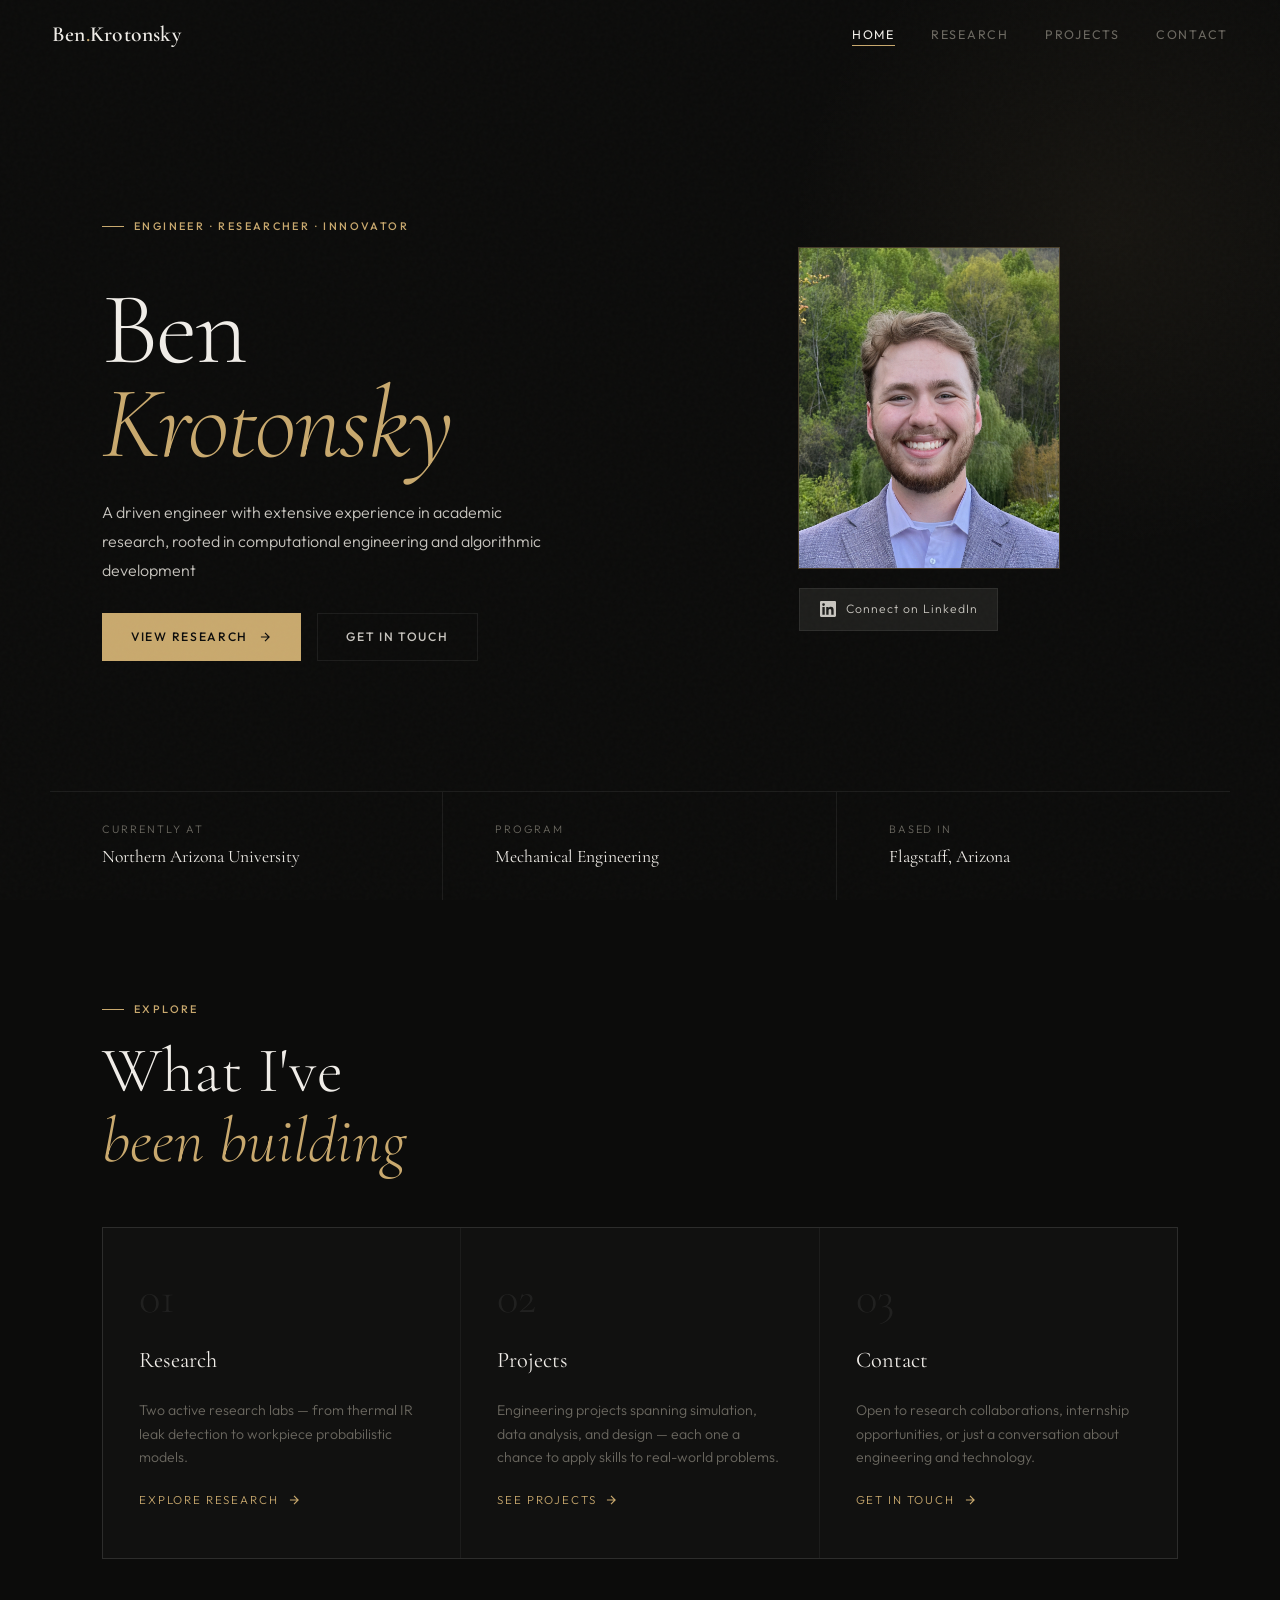
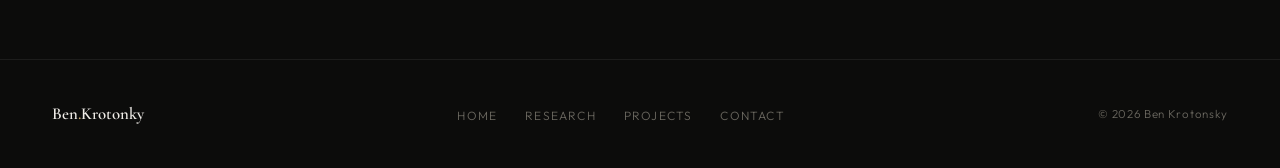
<file: index.html>
<!DOCTYPE html>
<html lang="en">
<head>
  <meta charset="UTF-8" />
  <meta name="viewport" content="width=device-width, initial-scale=1.0" />
  <title>Ben Krotonsky — Portfolio</title>
  <meta name="description" content="Innovator." />
  <link rel="stylesheet" href="css/style.css" />
</head>
<body>

<!-- ── NAV ─────────────────────────────────────────────────────── -->
<nav>
  <a href="index.html" class="nav-logo">Ben<span>.</span>Krotonsky</a>
  <ul class="nav-links">
    <li><a href="index.html">Home</a></li>
    <li><a href="research.html">Research</a></li>
    <li><a href="projects.html">Projects</a></li>
    <li><a href="contact.html">Contact</a></li>
  </ul>
</nav>

<!-- ── HERO ────────────────────────────────────────────────────── -->
<section class="hero">

  <div class="hero-inner">

    <!-- Left -->
    <div class="hero-left">
      <div class="hero-anim">
        <span class="label">Engineer · Researcher · Innovator</span>
      </div>

      <h1 class="hero-name hero-anim">
        Ben<br /><em>Krotonsky</em>
      </h1>

      <p class="hero-tagline hero-anim">
        A driven engineer with extensive experience in academic research, 
        rooted in computational engineering and algorithmic development
      </p>

      <div class="hero-ctas hero-anim">
        <a href="research.html" class="btn btn-gold">
          View Research
          <svg class="arrow" viewBox="0 0 24 24" fill="none" stroke="currentColor" stroke-width="2">
            <path d="M5 12h14M12 5l7 7-7 7"/>
          </svg>
        </a>
        <a href="contact.html" class="btn">Get in Touch</a>
      </div>
    </div>

    <!-- Right: profile + LinkedIn -->
    <div class="hero-right hero-anim">
      <div>
        <!-- Profile picture frame -->
        <div class="profile-frame" style="margin-bottom: 20px;">
          <img class="profile-img" src="images/profile.png" alt="Ben Krotonsky"> 
          <!-- <div class="img-placeholder" style="min-height:320px;">
            <svg width="40" height="40" viewBox="0 0 24 24" fill="none" stroke="currentColor" stroke-width="1">
              <circle cx="12" cy="8" r="4"/><path d="M4 20c0-4 3.6-7 8-7s8 3 8 7"/>
            </svg>
            <span>Profile Photo</span>
          </div> -->
        </div>

        <!-- LinkedIn badge -->
        <!-- REPLACE href with your LinkedIn URL -->
        <a href="https://www.linkedin.com/in/ben-krotonsky" target="_blank" rel="noopener" class="linkedin-pill">
          <svg viewBox="0 0 24 24" fill="currentColor">
            <path d="M20.447 20.452h-3.554v-5.569c0-1.328-.027-3.037-1.852-3.037-1.853
            0-2.136 1.445-2.136 2.939v5.667H9.351V9h3.414v1.561h.046c.477-.9
            1.637-1.85 3.37-1.85 3.601 0 4.267 2.37 4.267 5.455v6.286zM5.337
            7.433a2.062 2.062 0 01-2.063-2.065 2.064 2.064 0 112.063 2.065zm1.782
            13.019H3.555V9h3.564v11.452zM22.225 0H1.771C.792 0 0 .774 0
            1.729v20.542C0 23.227.792 24 1.771 24h20.451C23.2 24 24 23.227 24
            22.271V1.729C24 .774 23.2 0 22.222 0h.003z"/>
          </svg>
          Connect on LinkedIn
        </a>
      </div>
    </div>

  </div>

  <!-- Stat bar -->
  <div class="hero-bar">
    <div class="hero-bar-item">
      <span class="hero-bar-label">Currently At</span>
      <span class="hero-bar-value">Northern Arizona University</span>
    </div>
    <div class="hero-bar-item">
      <span class="hero-bar-label">Program</span>
      <span class="hero-bar-value">Mechanical Engineering</span>
    </div>
    <div class="hero-bar-item">
      <span class="hero-bar-label">Based In</span>
      <span class="hero-bar-value">Flagstaff, Arizona</span>
    </div>
  </div>

</section>

<!-- ── Quick navigation cards ──────────────────────────────────── -->
<section class="home-cards">
  <div class="reveal" style="margin-bottom: 52px;">
    <span class="label">Explore</span>
    <h2 class="display-lg" style="margin-top: 12px;">
      What I've<br /><em style="color:var(--gold);">been building</em>
    </h2>
  </div>

  <div class="home-cards-grid">

    <div class="home-card reveal" data-href="research.html">
      <span class="home-card-num">01</span>
      <h3>Research</h3>
      <p>Two active research labs — from thermal IR leak detection to workpiece probabilistic models.</p>
      <span class="home-card-link">
        Explore Research
        <svg width="14" height="14" viewBox="0 0 24 24" fill="none" stroke="currentColor" stroke-width="2">
          <path d="M5 12h14M12 5l7 7-7 7"/>
        </svg>
      </span>
    </div>

    <div class="home-card reveal reveal-delay-1" data-href="projects.html">
      <span class="home-card-num">02</span>
      <h3>Projects</h3>
      <p>Engineering projects spanning simulation, data analysis, and design — each one a chance to apply skills to real-world problems.</p>
      <span class="home-card-link">
        See Projects
        <svg width="14" height="14" viewBox="0 0 24 24" fill="none" stroke="currentColor" stroke-width="2">
          <path d="M5 12h14M12 5l7 7-7 7"/>
        </svg>
      </span>
    </div>

    <div class="home-card reveal reveal-delay-2" data-href="contact.html">
      <span class="home-card-num">03</span>
      <h3>Contact</h3>
      <p>Open to research collaborations, internship opportunities, or just a conversation about engineering and technology.</p>
      <span class="home-card-link">
        Get in Touch
        <svg width="14" height="14" viewBox="0 0 24 24" fill="none" stroke="currentColor" stroke-width="2">
          <path d="M5 12h14M12 5l7 7-7 7"/>
        </svg>
      </span>
    </div>

  </div>
</section>

<!-- ── FOOTER ───────────────────────────────────────────────────── -->
<footer>
  <span class="footer-logo">Ben<span style="color:var(--gold)">.</span>Krotonky</span>
  <ul class="footer-links">
    <li><a href="index.html">Home</a></li>
    <li><a href="research.html">Research</a></li>
    <li><a href="projects.html">Projects</a></li>
    <li><a href="contact.html">Contact</a></li>
  </ul>
  <span class="footer-copy">© <span class="current-year"></span> Ben Krotonsky</span>
</footer>

<script src="js/main.js"></script>
</body>
</html>
</file>
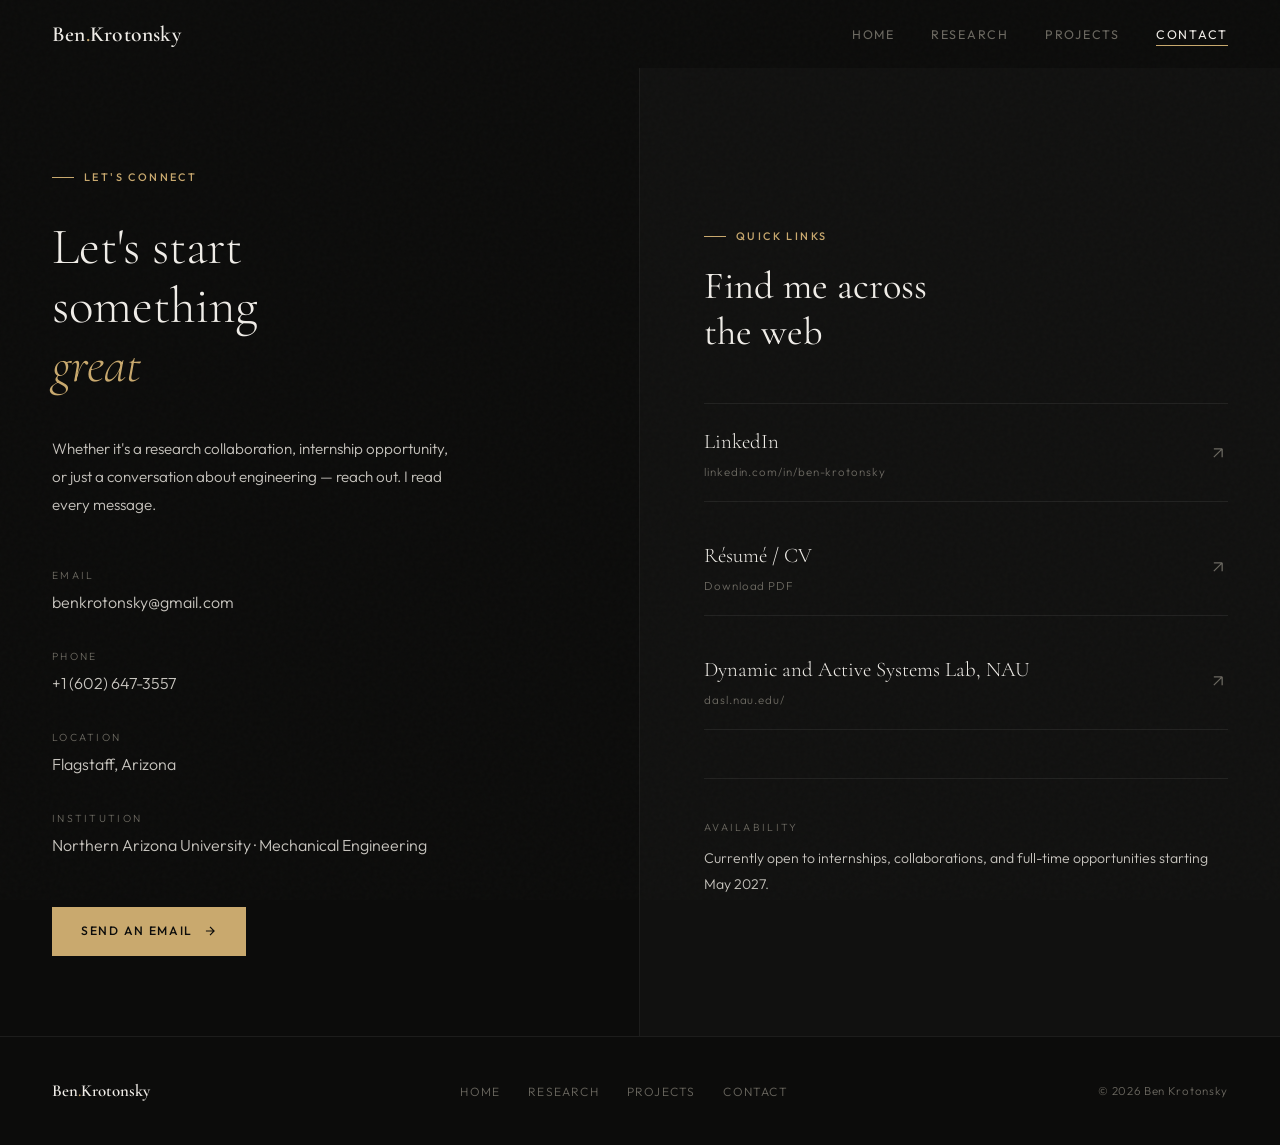
<file: contact.html>
<!DOCTYPE html>
<html lang="en">
<head>
  <meta charset="UTF-8" />
  <meta name="viewport" content="width=device-width, initial-scale=1.0" />
  <title>Contact — Ben Krotonsky</title>
  <link rel="stylesheet" href="css/style.css" />
</head>
<body>

<!-- ── NAV ─────────────────────────────────────────────────────── -->
<nav>
  <a href="index.html" class="nav-logo">Ben<span>.</span>Krotonsky</a>
  <ul class="nav-links">
    <li><a href="index.html">Home</a></li>
    <li><a href="research.html">Research</a></li>
    <li><a href="projects.html">Projects</a></li>
    <li><a href="contact.html">Contact</a></li>
  </ul>
</nav>

<!-- ── CONTACT LAYOUT ──────────────────────────────────────────── -->
<div class="contact-layout">

  <!-- Left: intro & direct contact -->
  <div class="contact-left">
    <div>
      <div class="hero-anim"><span class="label">Let's Connect</span></div>
      <h1 class="contact-cta-text hero-anim">
        Let's start<br />something<br /><em style="color:var(--gold);">great</em>
      </h1>
      <p class="body-text hero-anim" style="max-width:400px; margin-bottom: 48px;">
        Whether it's a research collaboration, internship opportunity, or just a
        conversation about engineering — reach out. I read every message.
      </p>

      <!-- Direct contact details -->
      <div class="contact-items hero-anim">
        <div>
          <p class="contact-item-label">Email</p>
          <!-- REPLACE with your email -->
          <a href="mailto:benkrotonsky@gmail.com" class="contact-item-value">
            benkrotonsky@gmail.com
          </a>
        </div>
        <div>
          <p class="contact-item-label">Phone</p>
          <!-- REPLACE with your phone number -->
          <a href="tel:+16026473557" class="contact-item-value">
            +1 (602) 647-3557
          </a>
        </div>
        <div>
          <p class="contact-item-label">Location</p>
          <span class="contact-item-value" style="cursor:default;">Flagstaff, Arizona</span>
        </div>
        <div>
          <p class="contact-item-label">Institution</p>
          <span class="contact-item-value" style="cursor:default;">Northern Arizona University · Mechanical Engineering</span>
        </div>
      </div>
    </div>

    <!-- Send email CTA -->
    <div class="hero-anim" style="margin-top:48px;">
      <!-- REPLACE with your email -->
      <a href="mailto:benkrotonsky@gmail.com" class="btn btn-gold">
        Send an Email
        <svg class="arrow" viewBox="0 0 24 24" fill="none" stroke="currentColor" stroke-width="2">
          <path d="M5 12h14M12 5l7 7-7 7"/>
        </svg>
      </a>
    </div>
  </div>

  <!-- Right: links panel -->
  <div class="contact-right">

    <div class="hero-anim">
      <span class="label">Quick Links</span>
      <h2 class="display-md" style="margin-top:12px; color:var(--white);">
        Find me across<br />the web
      </h2>
    </div>

    <div class="contact-links-list hero-anim">

      <!-- LinkedIn -->
      <!-- REPLACE href with your LinkedIn URL -->
      <a href="https://www.linkedin.com/in/ben-krotonsky" target="_blank" rel="noopener" class="contact-link-row">
        <div>
          <p class="contact-link-name">LinkedIn</p>
          <p class="contact-link-sub">linkedin.com/in/ben-krotonsky</p>
        </div>
        <svg class="contact-link-arrow" width="20" height="20" viewBox="0 0 24 24" fill="none" stroke="currentColor" stroke-width="1.5">
          <path d="M7 17L17 7M17 7H7M17 7v10"/>
        </svg>
      </a>

      <!-- Resume / CV -->
      <!-- REPLACE href with your resume path: files/resume.pdf -->
      <a href="files/resume.pdf" target="_blank" rel="noopener" class="contact-link-row">
        <div>
          <p class="contact-link-name">Résumé / CV</p>
          <p class="contact-link-sub">Download PDF</p>
        </div>
        <svg class="contact-link-arrow" width="20" height="20" viewBox="0 0 24 24" fill="none" stroke="currentColor" stroke-width="1.5">
          <path d="M7 17L17 7M17 7H7M17 7v10"/>
        </svg>
      </a>

      <!-- University / Lab (optional extra link) -->
      <a href="https://dasl.nau.edu/" target="_blank" rel="noopener" class="contact-link-row">
        <div>
          <p class="contact-link-name">Dynamic and Active Systems Lab, NAU</p>
          <!-- REPLACE with your university profile URL if you have one -->
          <p class="contact-link-sub">dasl.nau.edu/</p>
        </div>
        <svg class="contact-link-arrow" width="20" height="20" viewBox="0 0 24 24" fill="none" stroke="currentColor" stroke-width="1.5">
          <path d="M7 17L17 7M17 7H7M17 7v10"/>
        </svg>
      </a>

    </div>

    <!-- Availability note -->
    <div class="hero-anim" style="padding-top: 40px; border-top: 1px solid var(--border);">
      <p class="contact-item-label" style="margin-bottom:8px;">Availability</p>
      <p class="body-text" style="font-size:0.88rem;">
        Currently open to internships, collaborations, and full-time
        opportunities starting May 2027.
      </p>
    </div>

  </div>

</div>

<!-- ── FOOTER ───────────────────────────────────────────────────── -->
<footer>
  <span class="footer-logo">Ben<span style="color:var(--gold)">.</span>Krotonsky</span>
  <ul class="footer-links">
    <li><a href="index.html">Home</a></li>
    <li><a href="research.html">Research</a></li>
    <li><a href="projects.html">Projects</a></li>
    <li><a href="contact.html">Contact</a></li>
  </ul>
  <span class="footer-copy">© <span class="current-year"></span> Ben Krotonsky</span>
</footer>

<script src="js/main.js"></script>
</body>
</html>
</file>
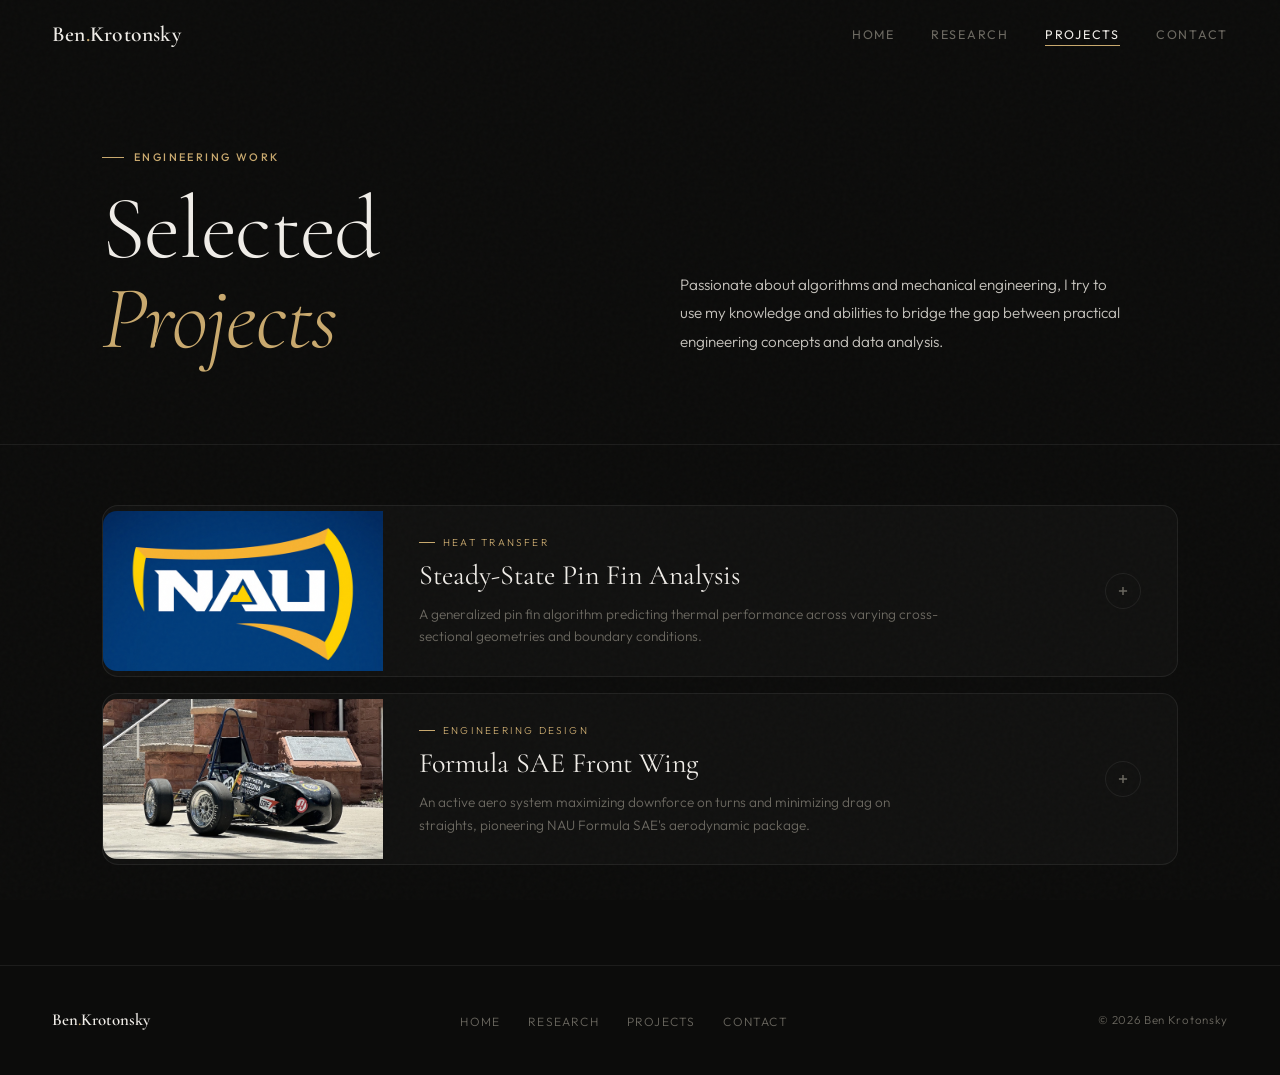
<file: projects.html>
<!DOCTYPE html>
<html lang="en">
<head>
  <meta charset="UTF-8" />
  <meta name="viewport" content="width=device-width, initial-scale=1.0" />
  <title>Projects — Ben Krotonsky</title>
  <link rel="stylesheet" href="css/style.css" />
</head>
<body>

<nav>
  <a href="index.html" class="nav-logo">Ben<span>.</span>Krotonsky</a>
  <ul class="nav-links">
    <li><a href="index.html">Home</a></li>
    <li><a href="research.html">Research</a></li>
    <li><a href="projects.html">Projects</a></li>
    <li><a href="contact.html">Contact</a></li>
  </ul>
</nav>

<!-- Page hero -->
<div class="page-hero">
  <div class="page-hero-left">
    <div class="hero-anim"><span class="label">Engineering Work</span></div>
    <h1 class="display-xl hero-anim" style="margin-top:16px;">
      Selected<br /><em style="color:var(--gold);">Projects</em>
    </h1>
  </div>
  <div class="page-hero-right hero-anim">
    <p class="body-text">
      Passionate about algorithms and mechanical engineering, I try to use my knowledge
      and abilities to bridge the gap between practical engineering concepts and data analysis.
    </p>
  </div>
</div>

<hr class="hr" style="margin-bottom: 60px;" />

<!-- ================================================================
     VERTICAL ACCORDION STACK
     ================================================================ -->
<div class="entries-wrapper">

  <!-- ── Project 1 ─────────────────────────────────────────────── -->
  <div class="entry-item reveal" id="entry-p1">

    <!-- Collapsed card trigger -->
    <div class="entry-trigger" data-target="entry-p1">
      <div class="entry-thumb">
        <img src="images/nau.jpg" alt="Heat sink" />
      </div>
      <div class="entry-trigger-body">
        <span class="entry-trigger-label">Heat Transfer</span>
        <h3>Steady-State Pin Fin Analysis</h3>
        <p>A generalized pin fin algorithm predicting thermal performance across varying cross-sectional geometries and boundary conditions.</p>
      </div>
      <div class="entry-toggle">
        <span class="entry-toggle-icon">
          <svg viewBox="0 0 24 24" fill="none" stroke="currentColor" stroke-width="2.5">
            <path d="M12 5v14M5 12h14"/>
          </svg>
        </span>
      </div>
    </div>

    <!-- Expanded detail -->
    <div class="entry-detail">
      <div class="entry-detail-inner">

        <div class="stagger-row">
          <div class="stagger-text">
            <span class="tag">Background</span>
            <h3>The Problem</h3>
            <p>Heat dissipation is a fundamental challenge in thermal engineering, where the geometry of a cooling surface can mean the difference between efficiency and failure. This project was motivated by the need to accurately predict heat transfer behavior across pin fins under varying cross-sectional profiles and boundary conditions.</p>
          </div>
          <div class="stagger-img">
            <img src="images/heatsink.jpg" alt="Heat sink" />
          </div>
        </div>

        <div class="stagger-row flip">
          <div class="stagger-text">
            <span class="tag">Development</span>
            <h3>How I Built It</h3>
            <p>I developed a generalized pin fin analysis algorithm capable of modeling conductive-convective heat transfer across arbitrary cross-sectional geometries — focused around conical and cylindrical fins — while accommodating a range of end conditions such as insulated tips, convective ends, and prescribed base temperatures. By performing nodal analysis with varying nodal counts until accuracy conditions were met, I was able to identify and quantify heat transfer throughout the fin.</p>
          </div>
          <div class="stagger-img">
            <img src="images/pinfin.png" alt="Pin fin diagram" />
          </div>
        </div>

        <div class="stagger-row">
          <div class="stagger-text">
            <span class="tag">Outcome</span>
            <h3>Results &amp; Learnings</h3>
            <p>The algorithm produces heat transfer rate predictions and the fin's temperature distribution adaptable to any geometry-condition pairing, offering a flexible tool for thermal design optimization. Through this work, I deepened my understanding of nodal analysis and reinforced concepts from my studies. In the future, I will create a GUI for a better user experience.</p>
          </div>
          <div class="stagger-img">
            <img src="images/finresults.png" alt="Fin results" />
          </div>
        </div>

      </div>
    </div>

  </div><!-- /entry-p1 -->

  <!-- ── Project 2 ─────────────────────────────────────────────── -->
  <div class="entry-item reveal reveal-delay-1" id="entry-p2">

    <div class="entry-trigger" data-target="entry-p2">
      <div class="entry-thumb">
        <img src="images/fsaem.jpg" alt="FSAE car" />
      </div>
      <div class="entry-trigger-body">
        <span class="entry-trigger-label">Engineering Design</span>
        <h3>Formula SAE Front Wing</h3>
        <p>An active aero system maximizing downforce on turns and minimizing drag on straights, pioneering NAU Formula SAE's aerodynamic package.</p>
      </div>
      <div class="entry-toggle">
        <span class="entry-toggle-icon">
          <svg viewBox="0 0 24 24" fill="none" stroke="currentColor" stroke-width="2.5">
            <path d="M12 5v14M5 12h14"/>
          </svg>
        </span>
      </div>
    </div>

    <div class="entry-detail">
      <div class="entry-detail-inner">

        <div class="stagger-row">
          <div class="stagger-text">
            <span class="tag">Background</span>
            <h3>The Problem</h3>
            <p>The NAU Formula SAE team has no aerodynamic features, so implementing a front wing active aero system — along with additional aerodynamic features — can improve competition performance significantly by generating targeted downforce without an excessive drag penalty.</p>
          </div>
          <div class="stagger-img">
            <img src="images/fsae.jpg" alt="FSAE car" />
          </div>
        </div>

        <div class="stagger-row flip">
          <div class="stagger-text">
            <span class="tag">Development</span>
            <h3>How I Built It</h3>
            <p>As data analysis lead, I identified a suitable airfoil profile and determined optimal angle of attack for turns and straights. After choosing an airfoil, I performed an analysis of downforce and drag across varying angles of attack between 0 and 20 degrees. From this I determined the optimal angles of attack, and the resulting forces were applied to additional engineering analyses.</p>
          </div>
          <div class="stagger-img">
            <img src="images/forceresults.png" alt="Force results" />
          </div>
        </div>

        <div class="stagger-row">
          <div class="stagger-text">
            <span class="tag">Outcome</span>
            <h3>Results &amp; Learnings</h3>
            <p>The resulting wing produced an approximate downforce of 76 Newtons while turning and almost 0 Newtons of drag on straights. Implementing this system would provide a large performance increase for a team with no prior aerodynamic packages. This project allowed me to apply my knowledge of aerodynamics and fluid mechanics to a physical design intended for a real vehicle.</p>
          </div>
          <div class="stagger-img">
            <img src="images/gaps.png" alt="GAPS wing design" />
          </div>
        </div>

      </div>
    </div>

  </div><!-- /entry-p2 -->

</div><!-- /entries-wrapper -->

<footer>
  <span class="footer-logo">Ben<span style="color:var(--gold)">.</span>Krotonsky</span>
  <ul class="footer-links">
    <li><a href="index.html">Home</a></li>
    <li><a href="research.html">Research</a></li>
    <li><a href="projects.html">Projects</a></li>
    <li><a href="contact.html">Contact</a></li>
  </ul>
  <span class="footer-copy">© <span class="current-year"></span> Ben Krotonsky</span>
</footer>

<script src="js/main.js"></script>
<script src="js/entries.js"></script>
</body>
</html>
</file>
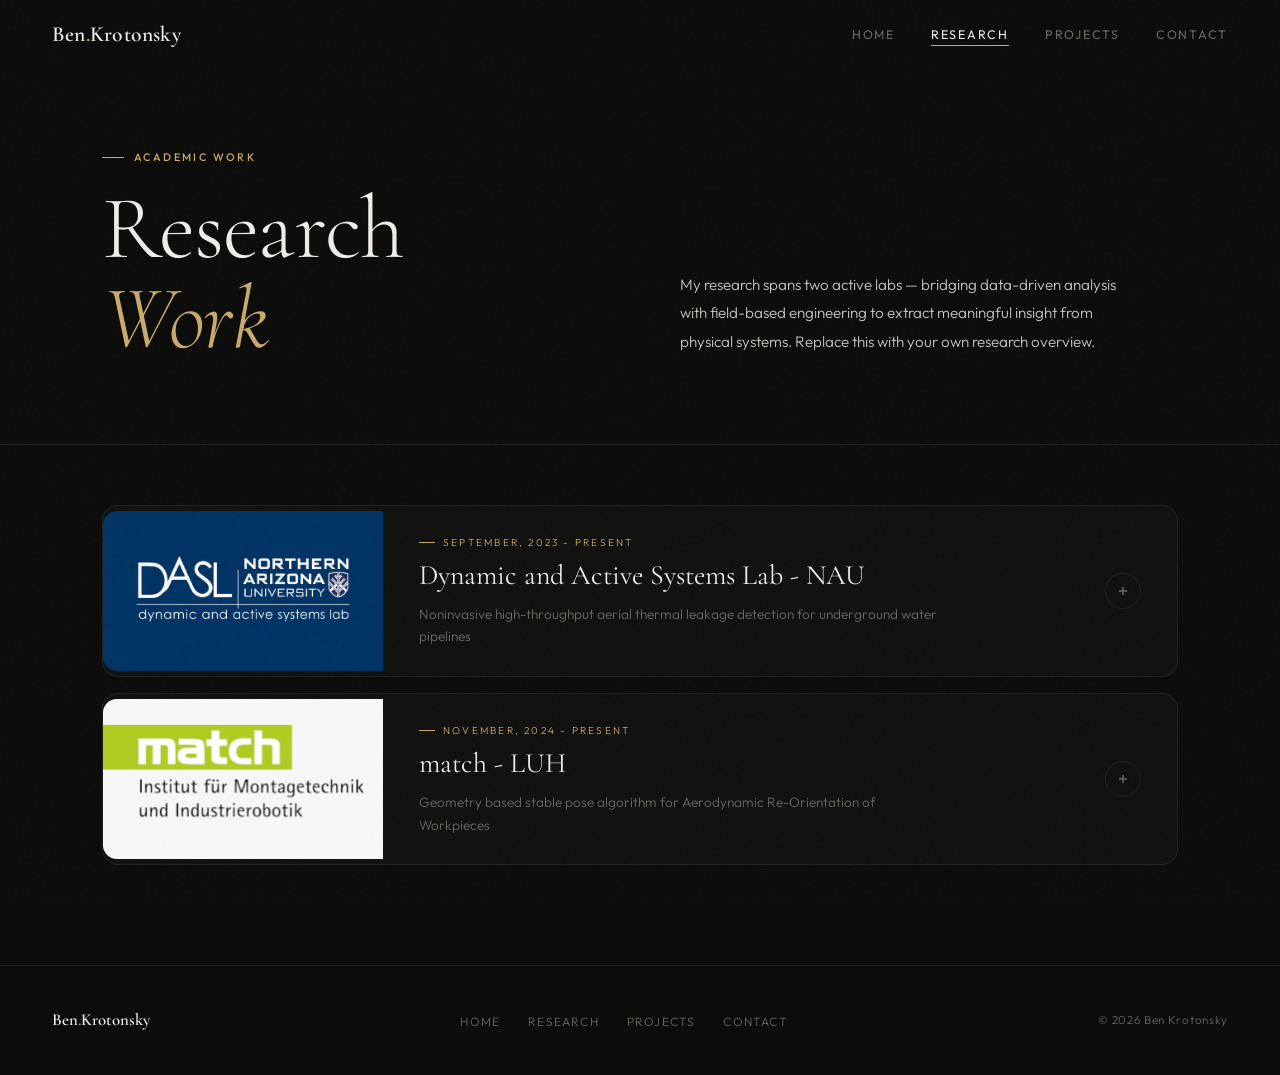
<file: research.html>
<!DOCTYPE html>
<html lang="en">
<head>
  <meta charset="UTF-8" />
  <meta name="viewport" content="width=device-width, initial-scale=1.0" />
  <title>Research — Ben Krotonsky</title>
  <link rel="stylesheet" href="css/style.css" />
</head>
<body>

<nav>
  <a href="index.html" class="nav-logo">Ben<span>.</span>Krotonsky</a>
  <ul class="nav-links">
    <li><a href="index.html">Home</a></li>
    <li><a href="research.html">Research</a></li>
    <li><a href="projects.html">Projects</a></li>
    <li><a href="contact.html">Contact</a></li>
  </ul>
</nav>

<!-- Page hero -->
<div class="page-hero">
  <div class="page-hero-left">
    <div class="hero-anim"><span class="label">Academic Work</span></div>
    <h1 class="display-xl hero-anim" style="margin-top:16px;">
      Research<br /><em style="color:var(--gold);">Work</em>
    </h1>
  </div>
  <div class="page-hero-right hero-anim">
    <p class="body-text">
      My research spans two active labs — bridging data-driven analysis with field-based
      engineering to extract meaningful insight from physical systems. Replace this with
      your own research overview.
    </p>
  </div>
</div>

<hr class="hr" style="margin-bottom: 60px;" />

<!-- ================================================================
     VERTICAL ACCORDION STACK
     ================================================================ -->
<div class="entries-wrapper">

  <!-- ── Lab 1 ──────────────────────────────────────────────────── -->
  <div class="entry-item reveal" id="entry-lab1">

    <div class="entry-trigger" data-target="entry-lab1">
      <div class="entry-thumb">
        <img src="images/dasllogo.png" alt="Lab 1" />
        <!--<div class="img-placeholder" style="min-height:160px; border:none; border-radius:0;">
          <svg width="32" height="32" viewBox="0 0 24 24" fill="none" stroke="currentColor" stroke-width="1"><rect x="3" y="3" width="18" height="18" rx="1"/><circle cx="8.5" cy="8.5" r="1.5"/><path d="M21 15l-5-5L5 21"/></svg>
          <span>Lab Cover</span>
        </div>-->
      </div>
      <div class="entry-trigger-body">
        <span class="entry-trigger-label">September, 2023 - Present</span>
        <h3>Dynamic and Active Systems Lab - NAU</h3>
        <p>Noninvasive high-throughput aerial thermal leakage detection for underground water pipelines</p>
      </div>
      <div class="entry-toggle">
        <span class="entry-toggle-icon">
          <svg viewBox="0 0 24 24" fill="none" stroke="currentColor" stroke-width="2.5">
            <path d="M12 5v14M5 12h14"/>
          </svg>
        </span>
      </div>
    </div>

    <div class="entry-detail">
      <div class="entry-detail-inner">

        <div class="stagger-row">
          <div class="stagger-text">
            <span class="tag">Background</span>
            <h3>Research Context &amp; Motivation</h3>
            <p>The water delivery infrastructure in Phoenix is degrading rapidly, particularly in Cast-In-Place Pipes, leading to frequent
              leaks undetectable until they surface. As part of this lab, I was tasked with developing a simple temperature analysis workflow
              into a statistically backed leak detection algorithm, powered by thermal drone imagery.
            </p>
          </div>
          <div class="stagger-img">
            <img src="images/drone.jpg" alt="Lab 1 image 1" />
            <!--<div class="img-placeholder"><svg width="36" height="36" viewBox="0 0 24 24" fill="none" stroke="currentColor" stroke-width="1"><rect x="3" y="3" width="18" height="18" rx="1"/><circle cx="8.5" cy="8.5" r="1.5"/><path d="M21 15l-5-5L5 21"/></svg><span>Lab 1 · Image 1</span></div>-->
          </div>
        </div>

        <div class="stagger-row flip">
          <div class="stagger-text">
            <span class="tag">Methodology</span>
            <h3>Approach &amp; Techniques</h3>
            <p>I built the orthomosaic stitching workflow in Agisoft Metashape and refined the resulting DEM and orthomosaic accuracy. Using a DJI Mavic 3T, I then flew over 20 test missions to acquire thermal data of known leaks and establish POI detection criteria. These criteria were refined through moisture analyses at two field sites to characterize surface leak behavior and a statistical model to determine temperature variance from a relative population.
            </p>
          </div>
          <div class="stagger-img">
            <img src="images/pipenetwork.png" alt="Lab 1 image 2" />
            <!--<div class="img-placeholder"><svg width="36" height="36" viewBox="0 0 24 24" fill="none" stroke="currentColor" stroke-width="1"><rect x="3" y="3" width="18" height="18" rx="1"/><circle cx="8.5" cy="8.5" r="1.5"/><path d="M21 15l-5-5L5 21"/></svg><span>Lab 1 · Image 2</span></div>-->
          </div>
        </div>

        <div class="stagger-row">
          <div class="stagger-text">
            <span class="tag">Outcomes</span>
            <h3>Results &amp; Impact</h3>
            <p>Preliminary results showed the POI identification algorithm detected known leaks without human interference at 30% accuracy with a 0.2% false positive rate. I also implemented a GUI to reduce user workload by refining the temperature analysis interface, and reduced total processing time by 70.4% versus the original workflow. In the future, I will conduct more test flights to further refine the algorithm, and assist the software team in creating a packaged product.</p>
          </div>
          <div class="stagger-img">
            <img src="images/tempprof.png" alt="Lab 1 image 3" />
            <!--<div class="img-placeholder"><svg width="36" height="36" viewBox="0 0 24 24" fill="none" stroke="currentColor" stroke-width="1"><rect x="3" y="3" width="18" height="18" rx="1"/><circle cx="8.5" cy="8.5" r="1.5"/><path d="M21 15l-5-5L5 21"/></svg><span>Lab 1 · Image 3</span></div>-->
          </div>
        </div>

      </div>
    </div>

  </div><!-- /entry-lab1 -->

  <!-- ── Lab 2 ──────────────────────────────────────────────────── -->
  <div class="entry-item reveal reveal-delay-1" id="entry-lab2">

    <div class="entry-trigger" data-target="entry-lab2">
      <div class="entry-thumb">
        <img src="images/match.png" alt="Lab 2" />
        <!--<div class="img-placeholder" style="min-height:160px; border:none; border-radius:0;">
          <svg width="32" height="32" viewBox="0 0 24 24" fill="none" stroke="currentColor" stroke-width="1"><rect x="3" y="3" width="18" height="18" rx="1"/><circle cx="8.5" cy="8.5" r="1.5"/><path d="M21 15l-5-5L5 21"/></svg>
          <span>Lab Cover</span>
        </div>-->
      </div>
      <div class="entry-trigger-body">
        <span class="entry-trigger-label">November, 2024 - Present</span>
        <h3>match - LUH</h3>
        <p>Geometry based stable pose algorithm for Aerodynamic Re-Orientation of Workpieces</p>
      </div>
      <div class="entry-toggle">
        <span class="entry-toggle-icon">
          <svg viewBox="0 0 24 24" fill="none" stroke="currentColor" stroke-width="2.5">
            <path d="M12 5v14M5 12h14"/>
          </svg>
        </span>
      </div>
    </div>

    <div class="entry-detail">
      <div class="entry-detail-inner">

        <div class="stagger-row">
          <div class="stagger-text">
            <span class="tag">Background</span>
            <h3>Research Context &amp; Motivation</h3>
            <p>Current methods of stable pose probabilistic quantification for workpieces requires extensive modelling or testing, and can be inaccurate if not evaluated under extremely large sample sizes. By analysing the geometry of the stable pose with respect to the entire workpiece, a more accurate and defendable probability can be determined in a fraction of the time. As part of DAAD RISE, I was tasked to create an algorithm to analyze the part's geometry and return probability estimates for each stable pose, which will be applied to optimize the orientation sequence in a manufacturing chute.</p>
          </div>
          <div class="stagger-img">
            <img src="images/shute.png" alt="Lab 2 image 1" />
            <!--<div class="img-placeholder"><svg width="36" height="36" viewBox="0 0 24 24" fill="none" stroke="currentColor" stroke-width="1"><rect x="3" y="3" width="18" height="18" rx="1"/><circle cx="8.5" cy="8.5" r="1.5"/><path d="M21 15l-5-5L5 21"/></svg><span>Lab 2 · Image 1</span></div>-->
          </div>
        </div>

        <div class="stagger-row flip">
          <div class="stagger-text">
            <span class="tag">Methodology</span>
            <h3>Approach &amp; Techniques</h3>
            <p>The basis of my research is using the Centroid Solid Angle for each stable pose and finding it's proportion to the remaining poses. This is achieved by extracting the parts geometry, identifying valid resting positions and disregarding those that are unstable, and creating prisms between the centroid and the indices of the stable positions.</p>
          </div>
          <div class="stagger-img">
            <img src="images/csademo.png" alt="Lab 2 image 2" />
            <!--<div class="img-placeholder"><svg width="36" height="36" viewBox="0 0 24 24" fill="none" stroke="currentColor" stroke-width="1"><rect x="3" y="3" width="18" height="18" rx="1"/><circle cx="8.5" cy="8.5" r="1.5"/><path d="M21 15l-5-5L5 21"/></svg><span>Lab 2 · Image 2</span></div>-->
          </div>
        </div>

        <div class="stagger-row">
          <div class="stagger-text">
            <span class="tag">Outcomes</span>
            <h3>Results &amp; Future Work</h3>
            <p>I developed a stable pose algorithm that reliably identifies every valid resting position and eliminates every unstable one — tested across 5 parts ranging from simple to complex geometries with 5–6 resting positions each, returning probability metrics with a mean absolute error of just 3.92% against simulation. I plan to continue developing the algorithm and expanding testing across additional workpiece geometries to further validate its performance.</p>
          </div>
          <div class="stagger-img">
            <img src="images/prob.png" alt="Lab 2 image 3" />
            <!--<div class="img-placeholder"><svg width="36" height="36" viewBox="0 0 24 24" fill="none" stroke="currentColor" stroke-width="1"><rect x="3" y="3" width="18" height="18" rx="1"/><circle cx="8.5" cy="8.5" r="1.5"/><path d="M21 15l-5-5L5 21"/></svg><span>Lab 2 · Image 3</span></div>-->
          </div>
        </div>

      </div>
    </div>

  </div><!-- /entry-lab2 -->

</div><!-- /entries-wrapper -->

<footer>
  <span class="footer-logo">Ben<span style="color:var(--gold)">.</span>Krotonsky</span>
  <ul class="footer-links">
    <li><a href="index.html">Home</a></li>
    <li><a href="research.html">Research</a></li>
    <li><a href="projects.html">Projects</a></li>
    <li><a href="contact.html">Contact</a></li>
  </ul>
  <span class="footer-copy">© <span class="current-year"></span> Ben Krotonsky</span>
</footer>

<script src="js/main.js"></script>
<script src="js/entries.js"></script>
</body>
</html>
</file>
<file: css/style.css>
/* ================================================================
   PORTFOLIO — Pearl-inspired · Dark Editorial · v2
   ================================================================ */

@import url('https://fonts.googleapis.com/css2?family=Cormorant+Garamond:ital,wght@0,300;0,400;0,600;1,300;1,400&family=Outfit:wght@300;400;500;600&display=swap');

/* ── Variables ───────────────────────────────────────────────── */
:root {
  --bg:          #0c0c0b;
  --bg-2:        #111110;
  --bg-3:        #181817;
  --surface:     #1e1e1c;
  --border:      rgba(255,255,255,0.07);
  --white:       #f0ede8;
  --off-white:   #c8c5bf;
  --muted:       #6b6860;
  --accent:      #d4c9b8;
  --gold:        #c9a96e;

  --font-serif:  'Cormorant Garamond', Georgia, serif;
  --font-sans:   'Outfit', sans-serif;

  --nav-h:       68px;
  --ease:        cubic-bezier(0.22, 1, 0.36, 1);
  --t:           0.5s var(--ease);
}

/* ── Reset ───────────────────────────────────────────────────── */
*, *::before, *::after { box-sizing: border-box; margin: 0; padding: 0; }
html { font-size: 16px; scroll-behavior: smooth; }
body {
  background: var(--bg);
  color: var(--white);
  font-family: var(--font-sans);
  font-weight: 300;
  line-height: 1.7;
  overflow-x: hidden;
  -webkit-font-smoothing: antialiased;
}
img { display: block; max-width: 100%; }
a  { color: inherit; text-decoration: none; }

/* ── Noise texture overlay ───────────────────────────────────── */
body::before {
  content: '';
  position: fixed;
  inset: 0;
  background-image: url("data:image/svg+xml,%3Csvg viewBox='0 0 256 256' xmlns='http://www.w3.org/2000/svg'%3E%3Cfilter id='n'%3E%3CfeTurbulence type='fractalNoise' baseFrequency='0.9' numOctaves='4' stitchTiles='stitch'/%3E%3C/filter%3E%3Crect width='100%25' height='100%25' filter='url(%23n)' opacity='1'/%3E%3C/svg%3E");
  opacity: 0.022;
  pointer-events: none;
  z-index: 9999;
}

/* ================================================================
   NAVIGATION
   ================================================================ */
nav {
  position: fixed;
  top: 0; left: 0; right: 0;
  height: var(--nav-h);
  display: flex;
  align-items: center;
  justify-content: space-between;
  padding: 0 52px;
  z-index: 500;
  transition: background var(--t), border-color var(--t);
}

nav.scrolled {
  background: rgba(12,12,11,0.88);
  backdrop-filter: blur(20px);
  border-bottom: 1px solid var(--border);
}

.nav-logo {
  font-family: var(--font-serif);
  font-size: 1.35rem;
  font-weight: 600;
  letter-spacing: 0.01em;
  color: var(--white);
}

.nav-logo span { color: var(--gold); }

.nav-links {
  display: flex;
  align-items: center;
  gap: 36px;
  list-style: none;
}

.nav-links a {
  font-size: 0.78rem;
  font-weight: 400;
  letter-spacing: 0.14em;
  text-transform: uppercase;
  color: var(--muted);
  transition: color 0.3s;
  position: relative;
}

.nav-links a::after {
  content: '';
  position: absolute;
  bottom: -4px; left: 0;
  width: 0; height: 1px;
  background: var(--gold);
  transition: width 0.35s var(--ease);
}

.nav-links a:hover { color: var(--white); }
.nav-links a:hover::after { width: 100%; }
.nav-links a.active { color: var(--white); }
.nav-links a.active::after { width: 100%; }

/* ================================================================
   SHARED UTILITIES
   ================================================================ */
.container { max-width: 1180px; margin: 0 auto; padding: 0 52px; }
.pt-nav { padding-top: var(--nav-h); }

.label {
  font-family: var(--font-sans);
  font-size: 0.68rem;
  font-weight: 500;
  letter-spacing: 0.22em;
  text-transform: uppercase;
  color: var(--gold);
  display: flex;
  align-items: center;
  gap: 10px;
  margin-bottom: 18px;
}

.label::before {
  content: '';
  display: inline-block;
  width: 22px; height: 1px;
  background: var(--gold);
}

.display-xl {
  font-family: var(--font-serif);
  font-size: clamp(3.2rem, 7vw, 6.5rem);
  font-weight: 300;
  line-height: 1.0;
  letter-spacing: -0.01em;
}

.display-lg {
  font-family: var(--font-serif);
  font-size: clamp(2.4rem, 5vw, 4.2rem);
  font-weight: 300;
  line-height: 1.08;
}

.display-md {
  font-family: var(--font-serif);
  font-size: clamp(1.6rem, 3vw, 2.4rem);
  font-weight: 400;
  line-height: 1.2;
}

.body-text {
  font-size: 0.95rem;
  line-height: 1.85;
  color: var(--off-white);
  font-weight: 300;
}

.muted { color: var(--muted); }

/* Thin horizontal rule */
.hr { border: none; height: 1px; background: var(--border); margin: 0; }

/* ── Buttons ─────────────────────────────────────────────────── */
.btn {
  display: inline-flex;
  align-items: center;
  gap: 10px;
  padding: 13px 28px;
  font-family: var(--font-sans);
  font-size: 0.76rem;
  font-weight: 500;
  letter-spacing: 0.14em;
  text-transform: uppercase;
  border: 1px solid var(--border);
  background: transparent;
  color: var(--off-white);
  cursor: pointer;
  transition: all 0.35s var(--ease);
}

.btn:hover {
  border-color: var(--gold);
  color: var(--gold);
}

.btn-gold {
  background: var(--gold);
  border-color: var(--gold);
  color: var(--bg);
}
.btn-gold:hover {
  background: transparent;
  color: var(--gold);
}

/* Arrow icon */
.arrow {
  width: 14px; height: 14px;
  transition: transform 0.3s var(--ease);
}
.btn:hover .arrow { transform: translateX(4px); }

/* ── Placeholder image ───────────────────────────────────────── */
.img-placeholder {
  width: 100%; height: 100%;
  min-height: 280px;
  background: var(--surface);
  border: 1px solid var(--border);
  display: flex;
  flex-direction: column;
  align-items: center;
  justify-content: center;
  gap: 12px;
  color: var(--muted);
  font-size: 0.7rem;
  letter-spacing: 0.15em;
  text-transform: uppercase;
}

.img-placeholder svg { opacity: 0.3; }

/* ── Reveal animation ────────────────────────────────────────── */
.reveal {
  opacity: 0;
  transform: translateY(30px);
  transition: opacity 0.8s var(--ease), transform 0.8s var(--ease);
}
.reveal.visible {
  opacity: 1;
  transform: translateY(0);
}
.reveal-delay-1 { transition-delay: 0.1s; }
.reveal-delay-2 { transition-delay: 0.2s; }
.reveal-delay-3 { transition-delay: 0.3s; }
.reveal-delay-4 { transition-delay: 0.4s; }

/* ================================================================
   FOOTER (shared)
   ================================================================ */
footer {
  border-top: 1px solid var(--border);
  padding: 40px 52px;
  display: flex;
  align-items: center;
  justify-content: space-between;
  flex-wrap: wrap;
  gap: 16px;
}

.footer-logo {
  font-family: var(--font-serif);
  font-size: 1.05rem;
  font-weight: 600;
  color: var(--white);
}

.footer-links {
  display: flex;
  gap: 28px;
  list-style: none;
}

.footer-links a {
  font-size: 0.75rem;
  letter-spacing: 0.1em;
  text-transform: uppercase;
  color: var(--muted);
  transition: color 0.3s;
}
.footer-links a:hover { color: var(--white); }

.footer-copy {
  font-size: 0.72rem;
  color: var(--muted);
  letter-spacing: 0.06em;
}

/* ================================================================
   INDEX — HOME PAGE
   ================================================================ */

/* Hero */
.hero {
  min-height: 100vh;
  display: grid;
  grid-template-rows: 1fr auto;
  padding-top: var(--nav-h);
  position: relative;
  overflow: hidden;
}

/* Decorative gradient orb */
.hero::after {
  content: '';
  position: absolute;
  top: -120px; right: -180px;
  width: 700px; height: 700px;
  background: radial-gradient(circle, rgba(201,169,110,0.06) 0%, transparent 65%);
  pointer-events: none;
}

.hero-inner {
  display: grid;
  grid-template-columns: 1fr 1fr;
  align-items: center;
  gap: 80px;
  padding: 80px 52px 60px;
  max-width: 1180px;
  margin: 0 auto;
  width: 100%;
}

.hero-left { display: flex; flex-direction: column; gap: 28px; }

.hero-name {
  font-family: var(--font-serif);
  font-size: clamp(3.8rem, 8vw, 7.5rem);
  font-weight: 300;
  line-height: 0.92;
  letter-spacing: -0.02em;
  color: var(--white);
}

.hero-name em {
  font-style: italic;
  color: var(--gold);
}

.hero-tagline {
  font-size: 1rem;
  color: var(--off-white);
  max-width: 460px;
  line-height: 1.8;
  font-weight: 300;
}

.hero-ctas { display: flex; gap: 16px; flex-wrap: wrap; }

/* Profile image side */
.hero-right {
  display: flex;
  flex-direction: column;
  align-items: center;
  gap: 24px;
}

.profile-frame {
  width: 260px; height: 320px;
  position: relative;
}

.profile-frame::before {
  content: '';
  position: absolute;
  inset: -1px;
  border: 1px solid var(--gold);
  opacity: 0.3;
  pointer-events: none;
}

.profile-img {
  width: 100%; height: 100%;
  object-fit: cover;
  background: var(--surface);
}

.linkedin-pill {
  display: inline-flex;
  align-items: center;
  gap: 10px;
  padding: 10px 20px;
  border: 1px solid var(--border);
  background: var(--surface);
  font-size: 0.76rem;
  letter-spacing: 0.08em;
  color: var(--off-white);
  transition: all 0.35s var(--ease);
}

.linkedin-pill:hover {
  border-color: var(--gold);
  color: var(--gold);
}

.linkedin-pill svg { width: 16px; height: 16px; flex-shrink: 0; }

/* Hero bottom bar */
.hero-bar {
  border-top: 1px solid var(--border);
  display: grid;
  grid-template-columns: repeat(3, 1fr);
  max-width: 1180px;
  width: 100%;
  margin: 0 auto;
}

.hero-bar-item {
  padding: 28px 52px;
  border-right: 1px solid var(--border);
  display: flex;
  flex-direction: column;
  gap: 4px;
}
.hero-bar-item:last-child { border-right: none; }

.hero-bar-label {
  font-size: 0.68rem;
  letter-spacing: 0.18em;
  text-transform: uppercase;
  color: var(--muted);
}

.hero-bar-value {
  font-family: var(--font-serif);
  font-size: 1.1rem;
  font-weight: 400;
  color: var(--white);
}

/* ── Home: Quick nav cards ───────────────────────────────────── */
.home-cards {
  padding: 100px 52px;
  max-width: 1180px;
  margin: 0 auto;
}

.home-cards-grid {
  display: grid;
  grid-template-columns: repeat(3, 1fr);
  gap: 1px;
  border: 1px solid var(--border);
  background: var(--border);
}

.home-card {
  background: var(--bg-2);
  padding: 48px 36px;
  display: flex;
  flex-direction: column;
  gap: 20px;
  transition: background 0.35s var(--ease);
  cursor: pointer;
}

.home-card:hover { background: var(--bg-3); }

.home-card-num {
  font-family: var(--font-serif);
  font-size: 2.8rem;
  color: var(--border);
  line-height: 1;
  user-select: none;
}

.home-card h3 {
  font-family: var(--font-serif);
  font-size: 1.4rem;
  font-weight: 400;
  color: var(--white);
}

.home-card p {
  font-size: 0.88rem;
  color: var(--muted);
  line-height: 1.7;
  flex: 1;
}

.home-card-link {
  font-size: 0.72rem;
  letter-spacing: 0.16em;
  text-transform: uppercase;
  color: var(--gold);
  display: flex;
  align-items: center;
  gap: 8px;
  transition: gap 0.3s var(--ease);
}

.home-card:hover .home-card-link { gap: 14px; }

/* ================================================================
   RESEARCH PAGE
   ================================================================ */
.page-hero {
  padding: calc(var(--nav-h) + 80px) 52px 80px;
  max-width: 1180px;
  margin: 0 auto;
  display: grid;
  grid-template-columns: 1fr 1fr;
  gap: 80px;
  align-items: end;
}

.page-hero-left {}

.page-hero-right {
  padding-bottom: 8px;
}

.page-hero-right p {
  font-size: 0.95rem;
  line-height: 1.85;
  color: var(--off-white);
  max-width: 440px;
}

/* Lab section */
.lab-block {
  border-top: 1px solid var(--border);
  margin-bottom: 0;
}

.lab-header {
  padding: 64px 52px 52px;
  max-width: 1180px;
  margin: 0 auto;
  display: flex;
  align-items: baseline;
  justify-content: space-between;
  gap: 40px;
}

.lab-header-left h2 {
  font-family: var(--font-serif);
  font-size: clamp(1.8rem, 3.5vw, 2.8rem);
  font-weight: 300;
  color: var(--white);
  margin-top: 8px;
}

.lab-header-right {
  font-size: 0.85rem;
  color: var(--muted);
  max-width: 380px;
  line-height: 1.75;
  flex-shrink: 0;
}

/* Stagger rows */
.stagger-section {
  max-width: 1180px;
  margin: 0 auto;
  padding: 0 52px 80px;
}

.stagger-row {
  display: grid;
  grid-template-columns: 1fr 1fr;
  border-top: 1px solid var(--border);
  min-height: 420px;
}

/* Alternate: even rows flip image to left */
.stagger-row.flip .stagger-text { order: 2; }
.stagger-row.flip .stagger-img  { order: 1; }

.stagger-text {
  padding: 52px 48px;
  display: flex;
  flex-direction: column;
  justify-content: center;
  gap: 16px;
  border-right: 1px solid var(--border);
}

.stagger-row.flip .stagger-text { border-right: none; border-left: 1px solid var(--border); }

.stagger-text .tag {
  font-size: 0.65rem;
  letter-spacing: 0.2em;
  text-transform: uppercase;
  color: var(--gold);
  border: 1px solid rgba(201,169,110,0.25);
  padding: 4px 10px;
  align-self: flex-start;
}

.stagger-text h3 {
  font-family: var(--font-serif);
  font-size: clamp(1.4rem, 2.5vw, 2rem);
  font-weight: 400;
  color: var(--white);
  line-height: 1.2;
}

.stagger-text p {
  font-size: 0.9rem;
  line-height: 1.85;
  color: var(--off-white);
  max-width: 400px;
}

.stagger-img {
  overflow: hidden;
  position: relative;
  background: var(--surface);
}

.stagger-img img {
  width: 100%; height: 100%;
  object-fit: cover;
  transition: transform 1s var(--ease);
}

.stagger-img:hover img { transform: scale(1.04); }

.stagger-img .img-placeholder { min-height: 100%; }

/* ================================================================
   PROJECTS PAGE  (same stagger system)
   ================================================================ */
.project-block {
  border-top: 1px solid var(--border);
}

/* ================================================================
   CONTACT PAGE
   ================================================================ */
.contact-layout {
  display: grid;
  grid-template-columns: 1fr 1fr;
  min-height: calc(100vh - var(--nav-h));
  padding-top: var(--nav-h);
}

.contact-left {
  padding: 100px 64px 80px 52px;
  border-right: 1px solid var(--border);
  display: flex;
  flex-direction: column;
  justify-content: space-between;
}

.contact-right {
  padding: 100px 52px 80px 64px;
  background: var(--bg-2);
  display: flex;
  flex-direction: column;
  justify-content: center;
  gap: 48px;
}

.contact-cta-text {
  font-family: var(--font-serif);
  font-size: clamp(2rem, 4vw, 3.4rem);
  font-weight: 300;
  line-height: 1.15;
  color: var(--white);
  margin: 32px 0 40px;
}

.contact-items { display: flex; flex-direction: column; gap: 32px; margin-top: 40px; }

.contact-item-label {
  font-size: 0.65rem;
  letter-spacing: 0.22em;
  text-transform: uppercase;
  color: var(--muted);
  margin-bottom: 4px;
}

.contact-item-value {
  font-size: 1rem;
  color: var(--off-white);
  transition: color 0.3s;
}

a.contact-item-value:hover { color: var(--gold); }

.contact-links-list { display: flex; flex-direction: column; gap: 16px; }

.contact-link-row {
  display: flex;
  align-items: center;
  justify-content: space-between;
  padding: 20px 0;
  border-bottom: 1px solid var(--border);
  transition: border-color 0.3s;
}

.contact-link-row:first-child { border-top: 1px solid var(--border); }

.contact-link-row:hover { border-color: var(--gold); }

.contact-link-name {
  font-family: var(--font-serif);
  font-size: 1.3rem;
  font-weight: 300;
  color: var(--white);
  transition: color 0.3s;
}

.contact-link-row:hover .contact-link-name { color: var(--gold); }

.contact-link-sub {
  font-size: 0.72rem;
  color: var(--muted);
  letter-spacing: 0.08em;
  margin-top: 2px;
}

.contact-link-arrow {
  color: var(--muted);
  transition: transform 0.3s var(--ease), color 0.3s;
}
.contact-link-row:hover .contact-link-arrow { transform: translateX(6px) translateY(-6px); color: var(--gold); }

/* ================================================================
   RESPONSIVE
   ================================================================ */
@media (max-width: 960px) {
  nav { padding: 0 24px; }
  .nav-links { gap: 20px; }

  .hero-inner { grid-template-columns: 1fr; gap: 48px; padding: 60px 24px 40px; }
  .hero-right { align-items: flex-start; flex-direction: row; }
  .hero-bar { grid-template-columns: 1fr; }
  .hero-bar-item { padding: 20px 24px; border-right: none; border-bottom: 1px solid var(--border); }
  .hero-bar-item:last-child { border-bottom: none; }

  .home-cards { padding: 60px 24px; }
  .home-cards-grid { grid-template-columns: 1fr; }

  .page-hero { grid-template-columns: 1fr; gap: 32px; padding: calc(var(--nav-h) + 48px) 24px 48px; }

  .lab-header { flex-direction: column; gap: 16px; padding: 48px 24px 36px; }
  .stagger-section { padding: 0 24px 60px; }
  .stagger-row { grid-template-columns: 1fr; min-height: auto; }
  .stagger-row.flip .stagger-text,
  .stagger-row .stagger-text { order: 2; border: none; border-top: 1px solid var(--border); }
  .stagger-row .stagger-img { order: 1; min-height: 280px; }
  .stagger-text { padding: 36px 24px; }

  .contact-layout { grid-template-columns: 1fr; }
  .contact-left { padding: 80px 24px 48px; border-right: none; border-bottom: 1px solid var(--border); }
  .contact-right { padding: 48px 24px 80px; }

  footer { padding: 32px 24px; flex-direction: column; align-items: flex-start; gap: 20px; }
}

@media (max-width: 600px) {
  .nav-links { gap: 14px; }
  .nav-links a { font-size: 0.7rem; letter-spacing: 0.08em; }
  .hero-right { flex-direction: column; }
  .profile-frame { width: 180px; height: 220px; }
  .home-cards-grid { grid-template-columns: 1fr; }
}

/* ================================================================
   VERTICAL ACCORDION CARDS — stacked, click to expand
   ================================================================ */

.entries-wrapper {
  padding: 0 52px 100px;
  max-width: 1180px;
  margin: 0 auto;
  display: flex;
  flex-direction: column;
  gap: 16px;
}

/* ── Collapsed card (the "button") ─────────────────────────── */
.entry-item {
  border-radius: 16px;
  overflow: hidden;
  border: 1px solid var(--border);
  background: var(--bg-2);
  transition: border-color 0.35s var(--ease), box-shadow 0.35s var(--ease);
}

.entry-item:hover {
  border-color: rgba(201,169,110,0.3);
  box-shadow: 0 8px 40px rgba(0,0,0,0.35);
}

.entry-item.active {
  border-color: rgba(201,169,110,0.45);
  box-shadow: 0 12px 60px rgba(0,0,0,0.5);
}

/* The clickable card trigger */
.entry-trigger {
  display: grid;
  grid-template-columns: 280px 1fr auto;
  align-items: center;
  gap: 0;
  cursor: pointer;
  min-height: 160px;
  position: relative;
}

/* Cover image on the left */
.entry-thumb {
  height: 160px;
  overflow: hidden;
  border-radius: 14px 0 0 14px;
  flex-shrink: 0;
  background: var(--surface);
  position: relative;
}

.entry-thumb img {
  width: 100%; height: 100%;
  object-fit: cover;
  transition: transform 0.7s var(--ease);
}

.entry-item:hover .entry-thumb img,
.entry-item.active .entry-thumb img {
  transform: scale(1.06);
}

/* Placeholder thumb */
.entry-thumb .img-placeholder {
  min-height: 160px;
  border: none;
  border-radius: 0;
}

/* Gold overlay strip on thumb when active */
.entry-thumb::after {
  content: '';
  position: absolute;
  inset: 0;
  background: linear-gradient(to right, rgba(201,169,110,0.12), transparent);
  opacity: 0;
  transition: opacity 0.4s;
}
.entry-item.active .entry-thumb::after { opacity: 1; }

/* Text section */
.entry-trigger-body {
  padding: 28px 36px;
  display: flex;
  flex-direction: column;
  gap: 8px;
}

.entry-trigger-label {
  font-size: 0.63rem;
  letter-spacing: 0.22em;
  text-transform: uppercase;
  color: var(--gold);
  display: flex;
  align-items: center;
  gap: 8px;
}
.entry-trigger-label::before {
  content: '';
  display: inline-block;
  width: 16px; height: 1px;
  background: var(--gold);
}

.entry-trigger-body h3 {
  font-family: var(--font-serif);
  font-size: clamp(1.3rem, 2.2vw, 1.75rem);
  font-weight: 400;
  color: var(--white);
  line-height: 1.15;
}

.entry-trigger-body p {
  font-size: 0.85rem;
  color: var(--muted);
  line-height: 1.65;
  max-width: 520px;
  margin-top: 4px;
}

/* Right: toggle icon */
.entry-toggle {
  padding: 0 36px;
  display: flex;
  align-items: center;
  justify-content: center;
  flex-shrink: 0;
}

.entry-toggle-icon {
  width: 36px; height: 36px;
  border-radius: 50%;
  border: 1px solid var(--border);
  display: flex;
  align-items: center;
  justify-content: center;
  transition: border-color 0.3s, background 0.3s, transform 0.45s var(--ease);
}

.entry-item.active .entry-toggle-icon {
  transform: rotate(45deg);
  border-color: var(--gold);
  background: var(--gold);
}

.entry-toggle-icon svg {
  width: 14px; height: 14px;
  color: var(--muted);
  transition: color 0.3s;
  flex-shrink: 0;
}

.entry-item.active .entry-toggle-icon svg { color: var(--bg); }

/* ── Expanded detail body ───────────────────────────────────── */
.entry-detail {
  max-height: 0;
  overflow: hidden;
  transition: max-height 0.65s var(--ease);
}

.entry-item.active .entry-detail {
  max-height: 2400px; /* large enough for any content */
}

.entry-detail-inner {
  border-top: 1px solid var(--border);
  padding-bottom: 8px;
}

/* Mini header inside expanded panel */
.entry-detail-header {
  display: flex;
  align-items: baseline;
  justify-content: space-between;
  gap: 40px;
  padding: 32px 40px 24px;
  border-bottom: 1px solid var(--border);
  flex-wrap: wrap;
}

.entry-detail-header h2 {
  font-family: var(--font-serif);
  font-size: clamp(1.4rem, 2.5vw, 2rem);
  font-weight: 300;
  color: var(--white);
}

.entry-detail-desc {
  font-size: 0.86rem;
  color: var(--muted);
  max-width: 400px;
  line-height: 1.75;
  flex-shrink: 0;
}

/* Stagger rows inside expanded panel — reuse existing classes,
   just override the outer spacing to fit within the card */
.entry-detail .stagger-row {
  min-height: 320px;
}

.entry-detail .stagger-text {
  padding: 40px 40px;
}

.entry-detail .stagger-row:last-child {
  border-bottom: none;
}

/* ── Responsive ─────────────────────────────────────────────── */
@media (max-width: 900px) {
  .entries-wrapper { padding: 0 24px 72px; gap: 12px; }
  .entry-trigger { grid-template-columns: 120px 1fr auto; min-height: 120px; }
  .entry-thumb { height: 120px; border-radius: 12px 0 0 12px; }
  .entry-trigger-body { padding: 20px 20px; }
  .entry-toggle { padding: 0 20px; }
  .entry-detail-header { padding: 24px 24px 20px; flex-direction: column; gap: 12px; }
  .entry-detail .stagger-row { grid-template-columns: 1fr; min-height: auto; }
  .entry-detail .stagger-text { padding: 28px 24px; border-right: none; border-top: 1px solid var(--border); }
  .entry-detail .stagger-row .stagger-img { min-height: 220px; order: 1; }
  .entry-detail .stagger-row .stagger-text { order: 2; }
  .entry-detail .stagger-row.flip .stagger-text { order: 2; border-left: none; }
  .entry-detail .stagger-row.flip .stagger-img { order: 1; }
}
</file>
